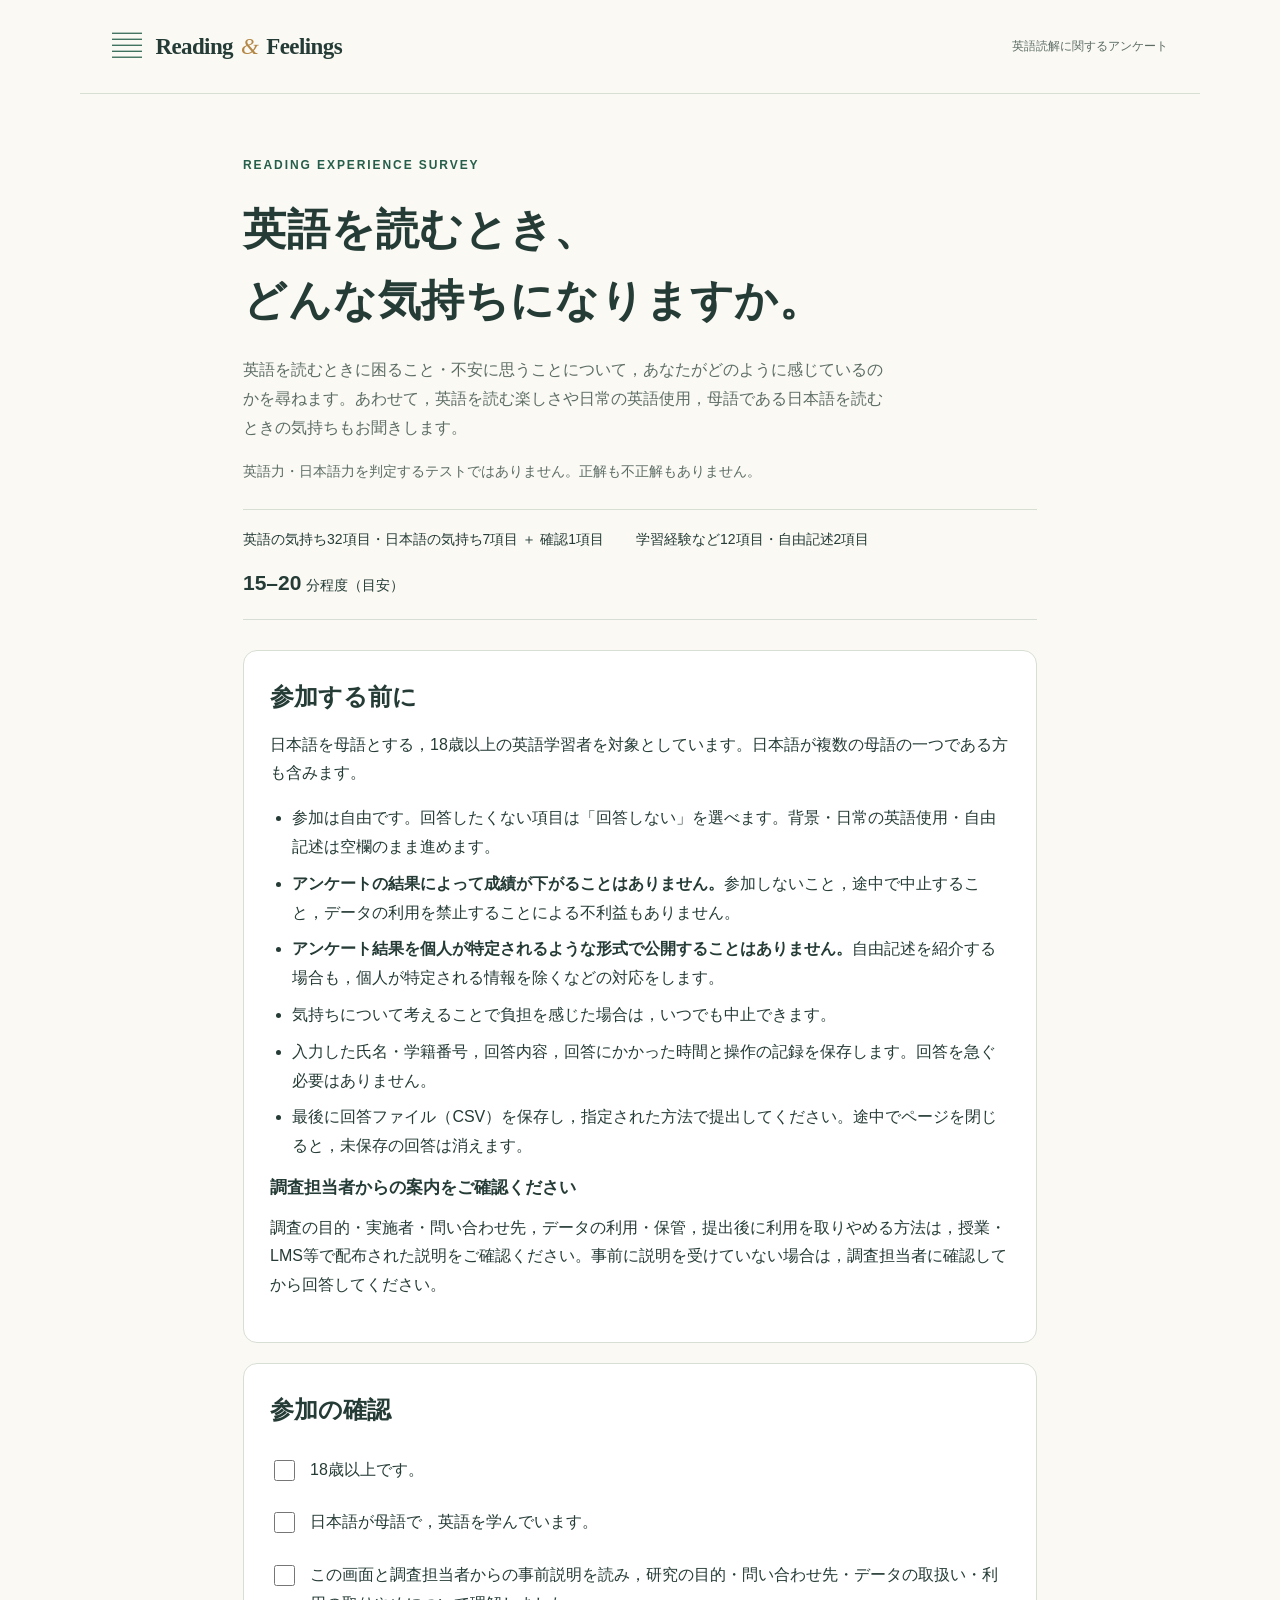
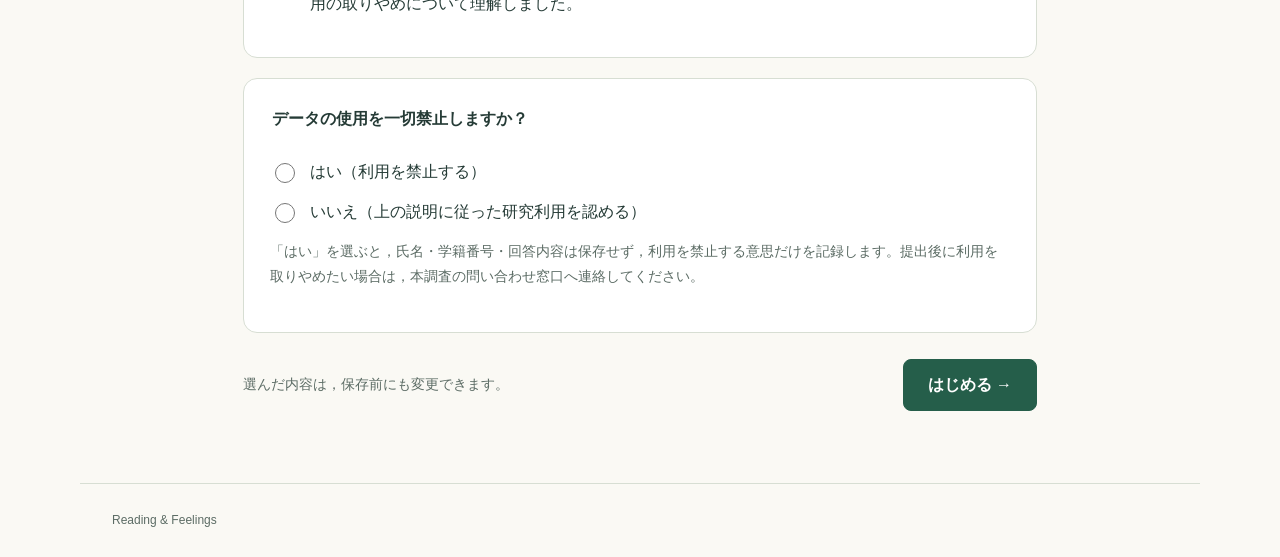
<file: site/index.html>
<!doctype html>
<html lang="ja">
<head>
  <meta charset="utf-8">
  <meta name="viewport" content="width=device-width, initial-scale=1">
  <meta name="description" content="ふだん英語を読むときの気持ちについてのアンケート。回答後にCSVを保存できます。">
  <meta name="robots" content="noindex, nofollow">
  <meta name="referrer" content="no-referrer">
  <meta http-equiv="Content-Security-Policy" content="default-src 'self'; script-src 'self'; style-src 'self'; img-src 'self' data:; connect-src 'none'; object-src 'none'; base-uri 'none'; form-action 'none'">
  <title>英語を読むときの気持ち | Reading & Feelings</title>
  <link rel="icon" href="favicon.svg" type="image/svg+xml">
  <link rel="stylesheet" href="styles.css">
  <script src="config.js" defer></script>
  <script src="items.js" defer></script>
  <script src="core.js" defer></script>
  <script src="app.js" defer></script>
</head>
<body>
  <a class="skip-link" href="#main">本文へ移動</a>
  <header class="site-header"><div class="wordmark"><span class="book-mark" aria-hidden="true">▤</span> Reading <i>&</i> Feelings</div><span class="header-note">英語読解に関するアンケート</span></header>
  <main id="main" tabindex="-1">
    <div id="progress-area" hidden><div class="progress-label"><span id="step-label"></span><span id="progress-text"></span></div><progress id="progress" max="45" value="0" aria-label="全体の進捗"></progress><p id="progress-detail" class="quiet"></p></div>
    <div id="app"><p>アンケートを準備しています。</p></div>
    <noscript><div class="notice">このアンケートにはJavaScriptが必要です。ブラウザの設定でJavaScriptを有効にしてから、ページを開き直してください。</div></noscript>
  </main>
  <footer class="site-footer"><span>Reading & Feelings</span></footer>
</body>
</html>
</file>
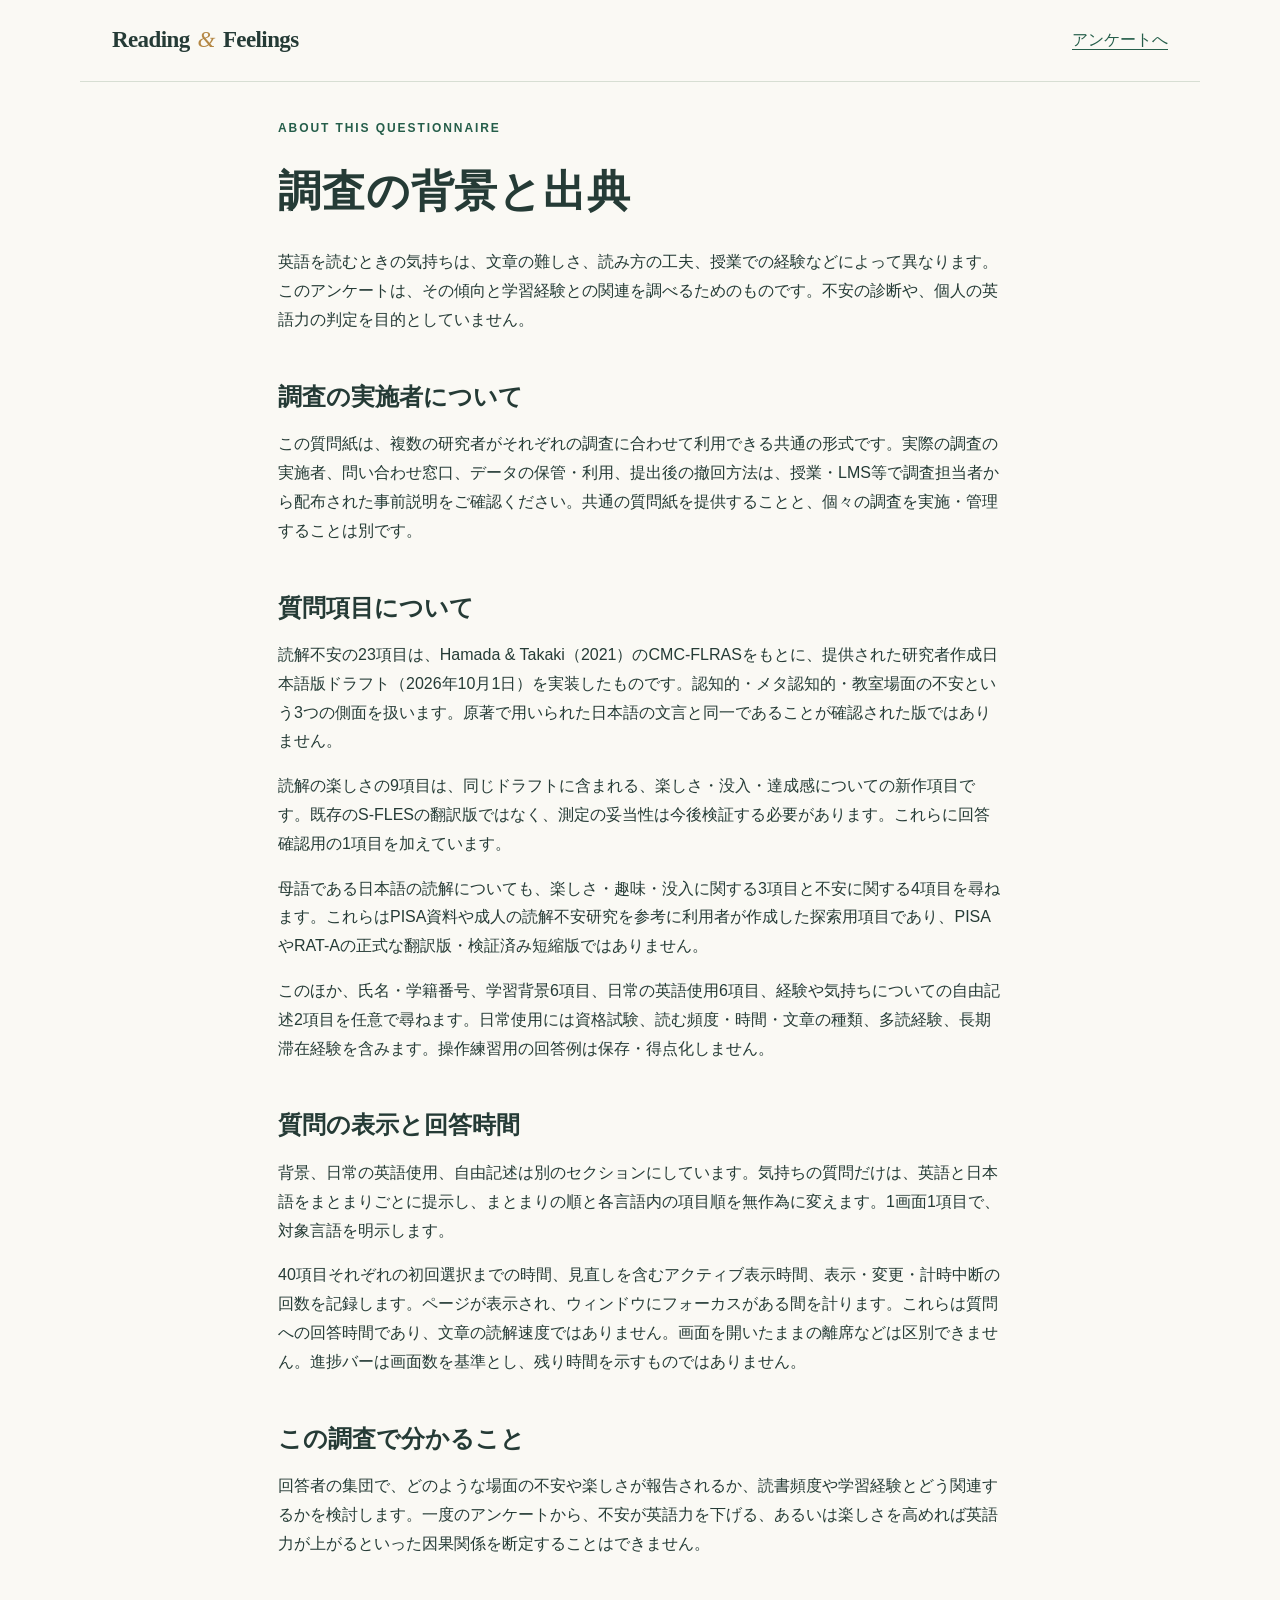
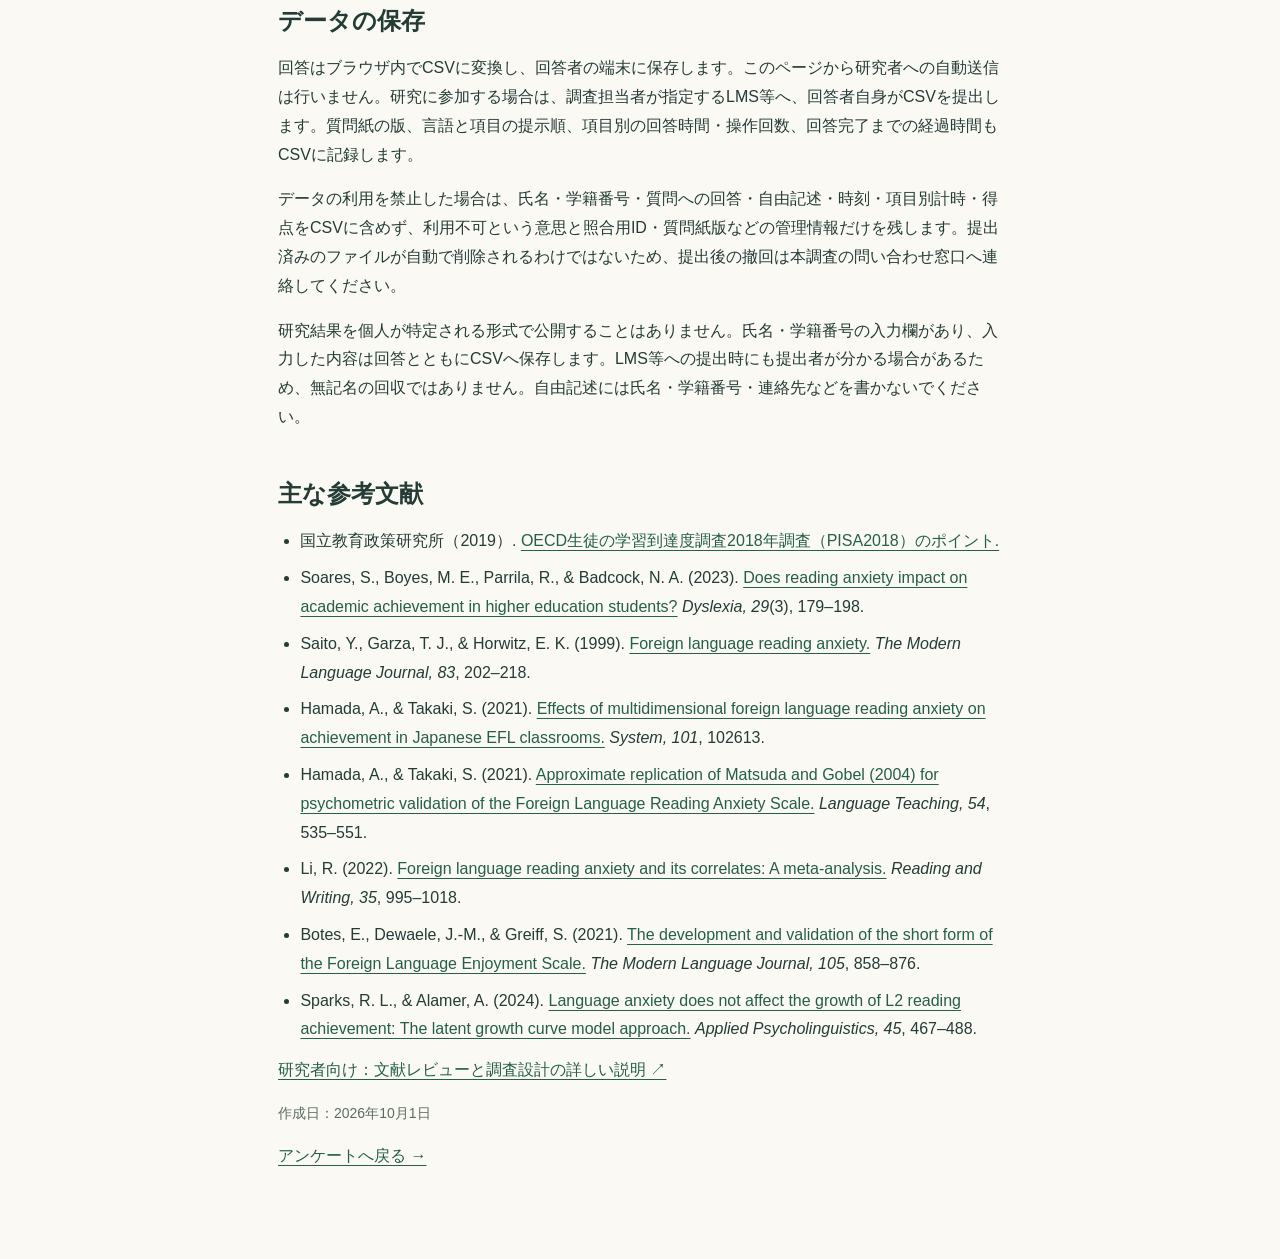
<file: site/about.html>
<!doctype html>
<html lang="ja">
<head><meta charset="utf-8"><meta name="viewport" content="width=device-width, initial-scale=1"><meta name="robots" content="noindex, nofollow"><meta name="referrer" content="no-referrer"><title>調査の背景・出典 | Reading & Feelings</title><link rel="icon" href="favicon.svg" type="image/svg+xml"><link rel="stylesheet" href="styles.css"></head>
<body><header class="site-header"><div class="wordmark">Reading <i>&</i> Feelings</div><a href="index.html">アンケートへ</a></header>
<main class="prose"><p class="eyebrow">ABOUT THIS QUESTIONNAIRE</p><h1>調査の背景と出典</h1><p>英語を読むときの気持ちは、文章の難しさ、読み方の工夫、授業での経験などによって異なります。このアンケートは、その傾向と学習経験との関連を調べるためのものです。不安の診断や、個人の英語力の判定を目的としていません。</p>
<h2>調査の実施者について</h2><p>この質問紙は、複数の研究者がそれぞれの調査に合わせて利用できる共通の形式です。実際の調査の実施者、問い合わせ窓口、データの保管・利用、提出後の撤回方法は、授業・LMS等で調査担当者から配布された事前説明をご確認ください。共通の質問紙を提供することと、個々の調査を実施・管理することは別です。</p>
<h2>質問項目について</h2><p>読解不安の23項目は、Hamada & Takaki（2021）のCMC-FLRASをもとに、提供された研究者作成日本語版ドラフト（2026年10月1日）を実装したものです。認知的・メタ認知的・教室場面の不安という3つの側面を扱います。原著で用いられた日本語の文言と同一であることが確認された版ではありません。</p><p>読解の楽しさの9項目は、同じドラフトに含まれる、楽しさ・没入・達成感についての新作項目です。既存のS-FLESの翻訳版ではなく、測定の妥当性は今後検証する必要があります。これらに回答確認用の1項目を加えています。</p><p>母語である日本語の読解についても、楽しさ・趣味・没入に関する3項目と不安に関する4項目を尋ねます。これらはPISA資料や成人の読解不安研究を参考に利用者が作成した探索用項目であり、PISAやRAT-Aの正式な翻訳版・検証済み短縮版ではありません。</p><p>このほか、氏名・学籍番号、学習背景6項目、日常の英語使用6項目、経験や気持ちについての自由記述2項目を任意で尋ねます。日常使用には資格試験、読む頻度・時間・文章の種類、多読経験、長期滞在経験を含みます。操作練習用の回答例は保存・得点化しません。</p>
<h2>質問の表示と回答時間</h2><p>背景、日常の英語使用、自由記述は別のセクションにしています。気持ちの質問だけは、英語と日本語をまとまりごとに提示し、まとまりの順と各言語内の項目順を無作為に変えます。1画面1項目で、対象言語を明示します。</p><p>40項目それぞれの初回選択までの時間、見直しを含むアクティブ表示時間、表示・変更・計時中断の回数を記録します。ページが表示され、ウィンドウにフォーカスがある間を計ります。これらは質問への回答時間であり、文章の読解速度ではありません。画面を開いたままの離席などは区別できません。進捗バーは画面数を基準とし、残り時間を示すものではありません。</p>
<h2>この調査で分かること</h2><p>回答者の集団で、どのような場面の不安や楽しさが報告されるか、読書頻度や学習経験とどう関連するかを検討します。一度のアンケートから、不安が英語力を下げる、あるいは楽しさを高めれば英語力が上がるといった因果関係を断定することはできません。</p>
<h2>データの保存</h2><p>回答はブラウザ内でCSVに変換し、回答者の端末に保存します。このページから研究者への自動送信は行いません。研究に参加する場合は、調査担当者が指定するLMS等へ、回答者自身がCSVを提出します。質問紙の版、言語と項目の提示順、項目別の回答時間・操作回数、回答完了までの経過時間もCSVに記録します。</p>
<p>データの利用を禁止した場合は、氏名・学籍番号・質問への回答・自由記述・時刻・項目別計時・得点をCSVに含めず、利用不可という意思と照合用ID・質問紙版などの管理情報だけを残します。提出済みのファイルが自動で削除されるわけではないため、提出後の撤回は本調査の問い合わせ窓口へ連絡してください。</p><p>研究結果を個人が特定される形式で公開することはありません。氏名・学籍番号の入力欄があり、入力した内容は回答とともにCSVへ保存します。LMS等への提出時にも提出者が分かる場合があるため、無記名の回収ではありません。自由記述には氏名・学籍番号・連絡先などを書かないでください。</p>
<h2>主な参考文献</h2><ul class="list">
<li>国立教育政策研究所（2019）. <a href="https://www.nier.go.jp/kokusai/pisa/pdf/2018/01_point.pdf">OECD生徒の学習到達度調査2018年調査（PISA2018）のポイント.</a></li>
<li>Soares, S., Boyes, M. E., Parrila, R., &amp; Badcock, N. A. (2023). <a href="https://doi.org/10.1002/dys.1738">Does reading anxiety impact on academic achievement in higher education students?</a> <i>Dyslexia, 29</i>(3), 179–198.</li>
<li>Saito, Y., Garza, T. J., & Horwitz, E. K. (1999). <a href="https://doi.org/10.1111/0026-7902.00016">Foreign language reading anxiety.</a> <i>The Modern Language Journal, 83</i>, 202–218.</li>
<li>Hamada, A., & Takaki, S. (2021). <a href="https://doi.org/10.1016/j.system.2021.102613">Effects of multidimensional foreign language reading anxiety on achievement in Japanese EFL classrooms.</a> <i>System, 101</i>, 102613.</li>
<li>Hamada, A., & Takaki, S. (2021). <a href="https://doi.org/10.1017/S0261444819000296">Approximate replication of Matsuda and Gobel (2004) for psychometric validation of the Foreign Language Reading Anxiety Scale.</a> <i>Language Teaching, 54</i>, 535–551.</li>
<li>Li, R. (2022). <a href="https://doi.org/10.1007/s11145-021-10213-x">Foreign language reading anxiety and its correlates: A meta-analysis.</a> <i>Reading and Writing, 35</i>, 995–1018.</li>
<li>Botes, E., Dewaele, J.-M., & Greiff, S. (2021). <a href="https://doi.org/10.1111/modl.12741">The development and validation of the short form of the Foreign Language Enjoyment Scale.</a> <i>The Modern Language Journal, 105</i>, 858–876.</li>
<li>Sparks, R. L., & Alamer, A. (2024). <a href="https://doi.org/10.1017/S0142716424000171">Language anxiety does not affect the growth of L2 reading achievement: The latent growth curve model approach.</a> <i>Applied Psycholinguistics, 45</i>, 467–488.</li></ul>
<p><a href="https://github.com/Ryuya-dot-com/Reading_Questionnaire/blob/main/docs/literature-review.md">研究者向け：文献レビューと調査設計の詳しい説明 ↗</a></p><p class="quiet">作成日：2026年10月1日</p><p><a href="index.html">アンケートへ戻る →</a></p></main></body></html>
</file>
<file: site/styles.css>
:root { color-scheme: light; --ink:#253b36; --muted:#5c6c65; --green:#255e4a; --pale:#ecf2e9; --paper:#faf9f4; --line:#d7ded3; --gold:#b48744; }
* { box-sizing:border-box; }
body { margin:0; background:var(--paper); color:var(--ink); font-family:-apple-system,BlinkMacSystemFont,"Hiragino Kaku Gothic ProN","Yu Gothic",Meiryo,sans-serif; font-size:16px; line-height:1.8; }
button,input,select,textarea { font:inherit; }
a { color:var(--green); text-underline-offset:4px; }
button,a,input,select,textarea,summary { -webkit-tap-highlight-color:transparent; }
:focus-visible { outline:3px solid #ae761f; outline-offset:4px; }
h1[tabindex="-1"]:focus,h2[tabindex="-1"]:focus { outline:none; }
[hidden] { display:none!important; }
.site-header,.site-footer { max-width:1120px; margin:auto; padding:26px 32px; display:flex; align-items:center; justify-content:space-between; gap:20px; }
.site-header { border-bottom:1px solid var(--line); }
.wordmark { font:600 23px Georgia,serif; letter-spacing:-.6px; display:flex; gap:8px; align-items:center; }
.wordmark i { color:var(--gold); font-weight:400; }
.book-mark { color:var(--green); font:30px Georgia,serif; margin-right:6px; }
.header-note,.site-footer { color:var(--muted); font-size:12px; }
main { max-width:850px; padding:36px 28px 72px; margin:auto; min-height:75vh; }
.hero { padding:25px 0 30px; }
.eyebrow { color:var(--green); letter-spacing:.16em; font-size:12px; font-weight:700; margin:0 0 18px; }
h1 { font-family:"Hiragino Mincho ProN","Yu Mincho",serif; font-size:clamp(29px,4vw,43px); line-height:1.65; font-weight:600; letter-spacing:.02em; margin:0 0 20px; }
h2 { font-size:24px; line-height:1.65; margin:0 0 14px; }
h3 { font-size:17px; margin:0 0 10px; }
p { margin:0 0 16px; }
.lead { color:var(--muted); max-width:640px; }
.facts { display:flex; flex-wrap:wrap; gap:12px 32px; border-top:1px solid var(--line); border-bottom:1px solid var(--line); padding:17px 0; margin:25px 0 0; font-size:14px; }
.facts strong { font-size:21px; margin-right:5px; }
.card { background:#fff; border:1px solid var(--line); border-radius:14px; padding:26px; margin-bottom:20px; }
.notice { border-left:3px solid var(--gold); background:#f4efdf; padding:14px 18px; border-radius:0 6px 6px 0; margin:0 0 26px; font-size:14px; }
.quiet { color:var(--muted); font-size:14px; }
.list { padding-left:1.4em; margin:0 0 12px; }
.list li { margin:8px 0; }
.consent-check { display:flex; gap:12px; align-items:flex-start; padding:12px 0; }
.consent-check input { width:21px; height:21px; flex:none; margin-top:4px; accent-color:var(--green); }
.actions { display:flex; align-items:center; justify-content:space-between; gap:14px; margin-top:26px; flex-wrap:wrap; }
button,.button { display:inline-block; padding:13px 24px; border:1px solid var(--green); border-radius:8px; background:var(--green); color:#fff; font-weight:600; text-decoration:none; cursor:pointer; min-height:50px; text-align:center; line-height:1.5; }
button:hover,.button:hover { background:#194c3b; }
button.secondary { background:transparent; color:var(--green); border-color:#a7b9ac; }
button.secondary:hover { background:var(--pale); }
.text-button { border:0; background:transparent; color:var(--muted); padding:9px 0; font-size:14px; text-decoration:underline; font-weight:400; }
.text-button:hover { color:var(--ink); background:transparent; }
.error { color:#9c2e24; padding:12px 0; font-weight:600; }
.progress-label { display:flex; justify-content:space-between; gap:12px; font-size:13px; color:var(--muted); margin-bottom:8px; }
#progress-area { position:sticky; top:0; z-index:2; background:var(--paper); padding:12px 0 10px; margin-bottom:22px; border-bottom:1px solid var(--line); }
#progress-area progress { margin-bottom:6px; }
#progress-detail { margin:0; font-size:12px; }
.language-label { display:inline-block; background:var(--pale); color:var(--green); border:1px solid var(--line); border-radius:6px; padding:5px 12px; font-size:14px; font-weight:600; }
progress { display:block; width:100%; height:6px; border:0; border-radius:8px; background:var(--line); margin-bottom:28px; }
progress::-webkit-progress-bar { background:var(--line); border-radius:8px; }
progress::-webkit-progress-value { background:var(--green); border-radius:8px; }
progress::-moz-progress-bar { background:var(--green); border-radius:8px; }
.question { min-width:0; padding:22px 24px 24px; margin:0 0 22px; border:1px solid var(--line); background:#fff; border-radius:12px; }
.question legend { padding:0 9px; margin-left:-9px; font-size:17px; font-weight:600; max-width:100%; }
.question legend .number { font-family:Georgia,serif; color:var(--green); margin-right:12px; font-size:21px; }
.likert { display:grid; grid-template-columns:repeat(5,1fr); gap:8px; margin-top:8px; }
.option { position:relative; }
.option input { position:absolute; opacity:0; width:1px; height:1px; }
.option span { min-height:104px; display:flex; flex-direction:column; justify-content:center; align-items:center; gap:3px; border:1px solid var(--line); border-radius:8px; padding:10px 6px; font-size:12px; text-align:center; cursor:pointer; line-height:1.5; }
.option b { font-size:18px; font-weight:500; }
.option input:checked + span { border-color:var(--green); background:var(--pale); box-shadow:inset 0 0 0 1px var(--green); color:#174734; }
.option input:focus-visible + span { outline:3px solid #ae761f; outline-offset:3px; }
.option span:hover { border-color:var(--green); }
.missing-options { display:flex; flex-wrap:wrap; gap:14px; margin-top:14px; font-size:13px; color:var(--muted); }
.missing-options label { display:flex; align-items:center; gap:6px; cursor:pointer; min-height:30px; }
.missing-options input { width:18px; height:18px; accent-color:var(--green); }
.question.invalid { border:2px solid #a43c2f; }
.fields { display:grid; grid-template-columns:1fr 1fr; gap:22px; }
.field { display:flex; flex-direction:column; gap:8px; font-size:14px; }
select,input[type=number],input[type=month],textarea { background:#fff; border:1px solid #9eafa4; border-radius:6px; color:var(--ink); padding:12px; width:100%; min-height:48px; }
textarea { resize:vertical; }
input[type=text] { background:#fff; border:1px solid #9eafa4; border-radius:6px; color:var(--ink); padding:12px; width:100%; min-height:48px; }
.plain-fieldset { border:0; padding:0; margin:0; min-width:0; }
.plain-fieldset legend { font-weight:600; margin-bottom:12px; }
.check-options { display:grid; gap:12px; margin:12px 0; }
.check-options label { display:flex; gap:12px; align-items:flex-start; cursor:pointer; }
.check-options input { width:20px; height:20px; flex:none; margin-top:5px; accent-color:var(--green); }
.dependent { margin-top:20px; border-top:1px solid var(--line); padding-top:18px; }
.field small { color:var(--muted); }
.check-icon { display:grid; place-items:center; border:1px solid #a7bea6; width:58px; height:58px; border-radius:50%; font-size:25px; color:var(--green); background:var(--pale); margin:0 0 24px; }
.filename { overflow-wrap:anywhere; background:var(--pale); border-radius:6px; padding:12px 16px; font-family:ui-monospace,monospace; font-size:13px; }
.summary { display:grid; grid-template-columns:repeat(3,1fr); gap:14px; margin:24px 0; }
.summary div { border-left:2px solid var(--line); padding-left:16px; }
.summary strong { display:block; font-size:27px; font-family:Georgia,serif; }
.review-identity { overflow-wrap:anywhere; }
.review-identity button { max-width:100%; }
.review-table { border-collapse:collapse; width:100%; font-size:14px; margin:18px 0; }
.review-table td,.review-table th { padding:12px 8px; border-bottom:1px solid var(--line); text-align:left; vertical-align:top; }
.review-table td:last-child { min-width:125px; }
details { margin:20px 0; }
summary { cursor:pointer; font-weight:600; }
.site-footer { border-top:1px solid var(--line); align-items:flex-start; flex-wrap:wrap; }
.prose h2 { margin-top:42px; }
.prose { max-width:780px; }
@media (max-width:600px) {
  .site-header { padding:20px; } .header-note { display:none; }
  main { padding:25px 18px 48px; } .hero { padding:14px 0 20px; }
  h1 { font-size:clamp(23px,6.4vw,28px); letter-spacing:0; }
  .card { padding:20px; } .fields { grid-template-columns:1fr; }
  .question { padding:15px; } .question legend { font-size:16px; line-height:1.8; }
  .likert { grid-template-columns:1fr 1fr; } .likert .option:last-child { grid-column:1/-1; }
  .option span { min-height:69px; flex-direction:row; gap:10px; padding:10px; }
  .option b { font-size:17px; } .actions > button,.actions > .button { flex:1; }
  .actions > .quiet,#complete { flex-basis:100%; }
  .facts { gap:9px 20px; font-size:13px; } .site-footer { padding:24px 20px; }
}
.skip-link { position:absolute; top:-100px; left:10px; background:#fff; padding:10px; z-index:5; }
.skip-link:focus { top:10px; }
@media (prefers-reduced-motion:no-preference) { button,.option span { transition:background-color .12s; } }
</file>
